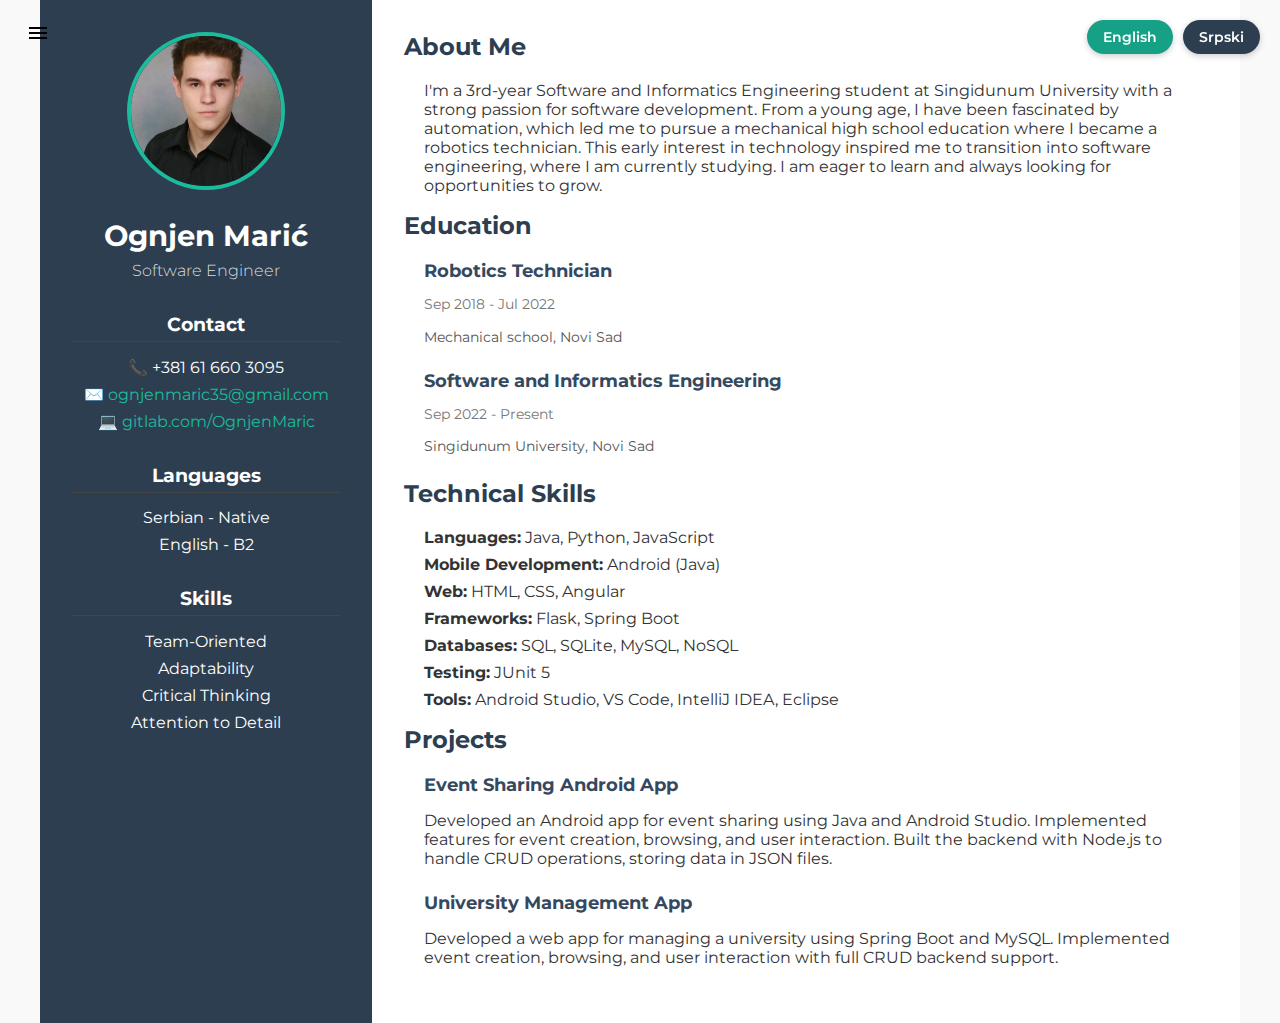
<file: index.html>
<!DOCTYPE html>
<html lang="en">

<head>
  <meta charset="UTF-8" />
  <meta name="viewport" content="width=device-width, initial-scale=1.0" />
  <title data-translate="pageTitle">Ognjen Marić - Software Engineer</title>
  <link href="https://fonts.googleapis.com/css2?family=Montserrat:wght@400;600;700&display=swap" rel="stylesheet">
  <link rel="stylesheet" href="https://fonts.googleapis.com/css2?family=Material+Symbols+Outlined:opsz,wght,FILL,GRAD@20..48,100..700,0..1,-50..200&icon_names=menu" />
  <link rel="stylesheet" href="css/main.css" />
  <link rel="stylesheet" href="css/side-menu.css" />
  <script src="scripts/lang.js" defer></script>
  <script src="scripts/script.js" defer></script>
</head>

<body>
  <button class="menu-btn material-symbols-outlined" onclick="toggleMenu()">menu</button>

  <!-- Side menu -->
  <nav class="side-menu" id="sideMenu">
    <h3>Meni</h3>
    <a href="projekti.html">Projekti</a>
  </nav>

  <div class="language-switch">
    <button onclick="setLanguage('en')">English</button>
    <button onclick="setLanguage('sr')">Srpski</button>
  </div>

  <div class="container">
    <!-- Sidebar -->
    <aside class="sidebar">
      <div class="profile-pic">
        <img src="images/v1_25.png" alt="Ognjen Marić">
      </div>

      <h1 data-translate="name">Ognjen Marić</h1>
      <p class="subtitle" data-translate="title">Software Engineer</p>

      <section>
        <h2 data-translate="contact">Contact</h2>
        <p>📞 +381 61 660 3095</p>
        <p>✉️ <a href="mailto:ognjenmaric35@gmail.com">ognjenmaric35@gmail.com</a></p>
        <p>💻 <a href="https://gitlab.com/OgnjenMaric" target="_blank">gitlab.com/OgnjenMaric</a></p>
      </section>

      <section>
        <h2 data-translate="languages">Languages</h2>
        <p data-translate="lang1">Serbian - Native</p>
        <p data-translate="lang2">English - B2</p>
      </section>

      <section>
        <h2 data-translate="skills">Skills</h2>
        <ul>
          <li data-translate="skill1">Team-Oriented</li>
          <li data-translate="skill2">Adaptability</li>
          <li data-translate="skill3">Critical Thinking</li>
          <li data-translate="skill4">Attention to Detail</li>
        </ul>
      </section>
    </aside>

    <!-- Main content -->
    <main class="content">
      <section>
        <h2 data-translate="about">About Me</h2>
        <p data-translate="aboutText" class="indent">
        </p>
      </section>

      <section>
        <h2 data-translate="education">Education</h2>
        <div class="edu-item indent">
          <h3 data-translate="edu1Title">Robotics Technician</h3>
          <p class="date" data-translate="edu1Date">Sep 2018 - Jul 2022</p>
          <p class="school" data-translate="edu1School">Mechanical school, Novi Sad</p>
        </div>
        <div class="edu-item indent">
          <h3 data-translate="edu2Title">Software and Informatics Engineering</h3>
          <p class="date" data-translate="edu2Date">Sep 2022 - Present</p>
          <p class="school" data-translate="edu2School">Singidunum University, Novi Sad</p>
        </div>
      </section>

      <section>
        <h2 data-translate="techSkills">Technical Skills</h2>
        <ul class="skills-list indent">
          <li data-translate="skillLangs"><strong>Languages:</strong> Java, Python, JavaScript</li>
          <li data-translate="skillMobile"><strong>Mobile Development:</strong> Android (Java)</li>
          <li data-translate="skillWeb"><strong>Web:</strong> HTML, CSS, Angular</li>
          <li data-translate="skillFrameworks"><strong>Frameworks:</strong> Flask, Spring Boot</li>
          <li data-translate="skillDB"><strong>Databases:</strong> SQL, SQLite, MySQL, NoSQL</li>
          <li data-translate="skillTesting"><strong>Testing:</strong> JUnit 5</li>
          <li data-translate="skillTools"><strong>Tools:</strong> Android Studio, VS Code, IntelliJ IDEA, Eclipse</li>
        </ul>
      </section>

      <section>
        <h2 data-translate="projects">Projects</h2>
        <div class="project indent">
          <h3 data-translate="proj1Title">Event Sharing Android App</h3>
          <p data-translate="proj1Text">
            Developed an Android app for event sharing using Java and Android Studio...
          </p>
        </div>
        <div class="project indent">
          <h3 data-translate="proj2Title">University Management App</h3>
          <p data-translate="proj2Text">
            Developed a web app for managing a university using Spring Boot and MySQL...
          </p>
        </div>
      </section>
    </main>
  </div>
</body>

</html>
</file>
<file: css/main.css>
body {
  font-family: 'Montserrat', sans-serif;
  margin: 0;
  color: #333;
  background: #f9f9f9;
}

.container {
  display: flex;
  max-width: 1200px;
  margin: 0 auto;
  min-height: 100vh;
}

.sidebar {
  flex: 1;
  background: #2c3e50;
  color: #fff;
  padding: 2rem;
  text-align: center;
}

.profile-pic {
  margin-bottom: 1.5rem;
}

.profile-pic img {
  width: 150px;
  height: 150px;
  border-radius: 50%;
  object-fit: cover;
  border: 4px solid #1abc9c;
}

.sidebar h1 {
  margin: 0.5rem 0 0;
  font-size: 1.8rem;
}

.subtitle {
  margin-bottom: 2rem;
  font-weight: 300;
  color: #ddd;
}

.sidebar h2 {
  margin-top: 2rem;
  font-size: 1.2rem;
  border-bottom: 1px solid #444;
  padding-bottom: 0.3rem;
}

.sidebar p,
.sidebar li {
  margin: 0.5rem 0;
}

.sidebar a {
  color: #1abc9c;
  text-decoration: none;
}

.sidebar ul {
  list-style: none;
  padding: 0;
}

.content {
  flex: 3;
  padding: 2rem;
  background: #fff;
}

.content h2 {
  color: #2c3e50;
  margin-top: 0;
}

.edu-item,
.project {
  margin-bottom: 1.5rem;
}

.edu-item h3,
.project h3 {
  margin: 0;
  font-size: 1.1rem;
  color: #34495e;
}

.date {
  font-size: 0.9rem;
  color: #777;
}

.school {
  font-size: 0.9rem;
  color: #555;
}

.skills-list {
  list-style: none;
  padding: 0;
}

.skills-list li {
  margin: 0.5rem 0;
}

@media (max-width: 768px) {
  .container {
    flex-direction: column;
  }
}

.language-switch {
  position: fixed;
  top: 20px;
  right: 20px;
  display: flex;
  gap: 10px;
  z-index: 1000;
}

/* Buttons */
.language-switch button {
  padding: 8px 16px;
  font-family: 'Montserrat', sans-serif;
  font-size: 14px;
  font-weight: 600;
  border: none;
  border-radius: 20px;
  background: #2c3e50;
  color: #fff;
  cursor: pointer;
  transition: all 0.3s ease;
  box-shadow: 0 2px 6px rgba(0, 0, 0, 0.2);
}

.language-switch button:hover {
  background: #1ab999;
  transform: translateY(-2px);
}

.language-switch button.active {
  background: #16a085;
  color: #fff;
}

.card-container {
  width: 900px;
  margin: 0 auto;
  display: flex;
  flex-direction: column;
  justify-content: center;
}


.indent{
  margin-left: 20px;
}
</file>
<file: css/side-menu.css>
/* Side menu */
.side-menu {
  position: fixed;
  top: 0;
  left: -300px;
  width: 250px;
  height: 100%;
  background: #2c3e50;
  color: #fff;
  padding: 60px 20px;
  transition: left 0.3s ease;
  z-index: 1000;
}

.side-menu.open {
  left: 0;
}

.side-menu h3 {
  margin-bottom: 20px;
  font-size: 18px;
}

.side-menu a {
  display: block;
  margin: 10px 0;
  color: #fff;
  text-decoration: none;
  font-size: 16px;
  transition: color 0.2s ease;
}

.side-menu a:hover {
  color: #3498db;
}

.menu-btn {
  position: fixed;
  top: 20px;
  left: 20px;
  font-size: 24px;
  background: none;
  border: none;
  cursor: pointer;
  z-index: 1100;
  transition: all 0.3s ease;
}

.menu-btn:hover {
  color: #16a085;
  transform: scale(1.2);
  text-shadow: 1px 1px 3px rgba(0,0,0,0.3);
}
</file>
